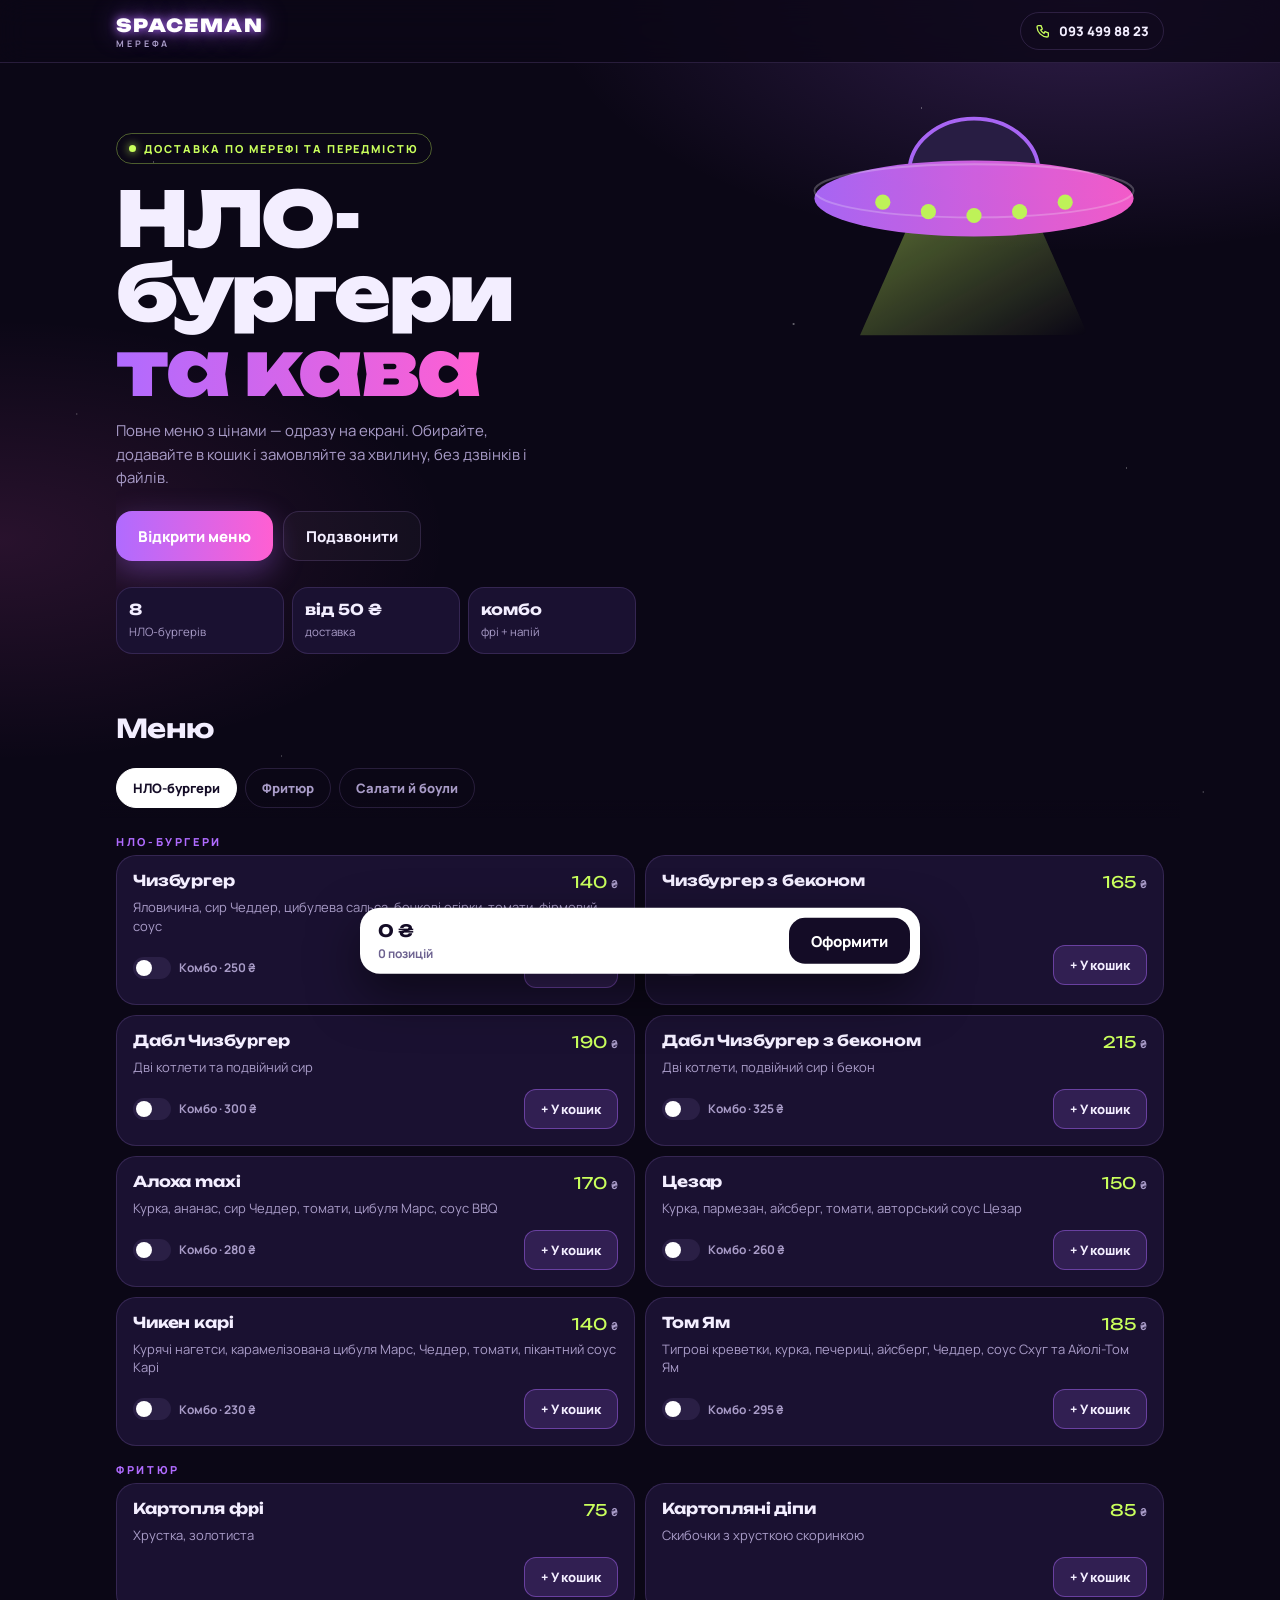
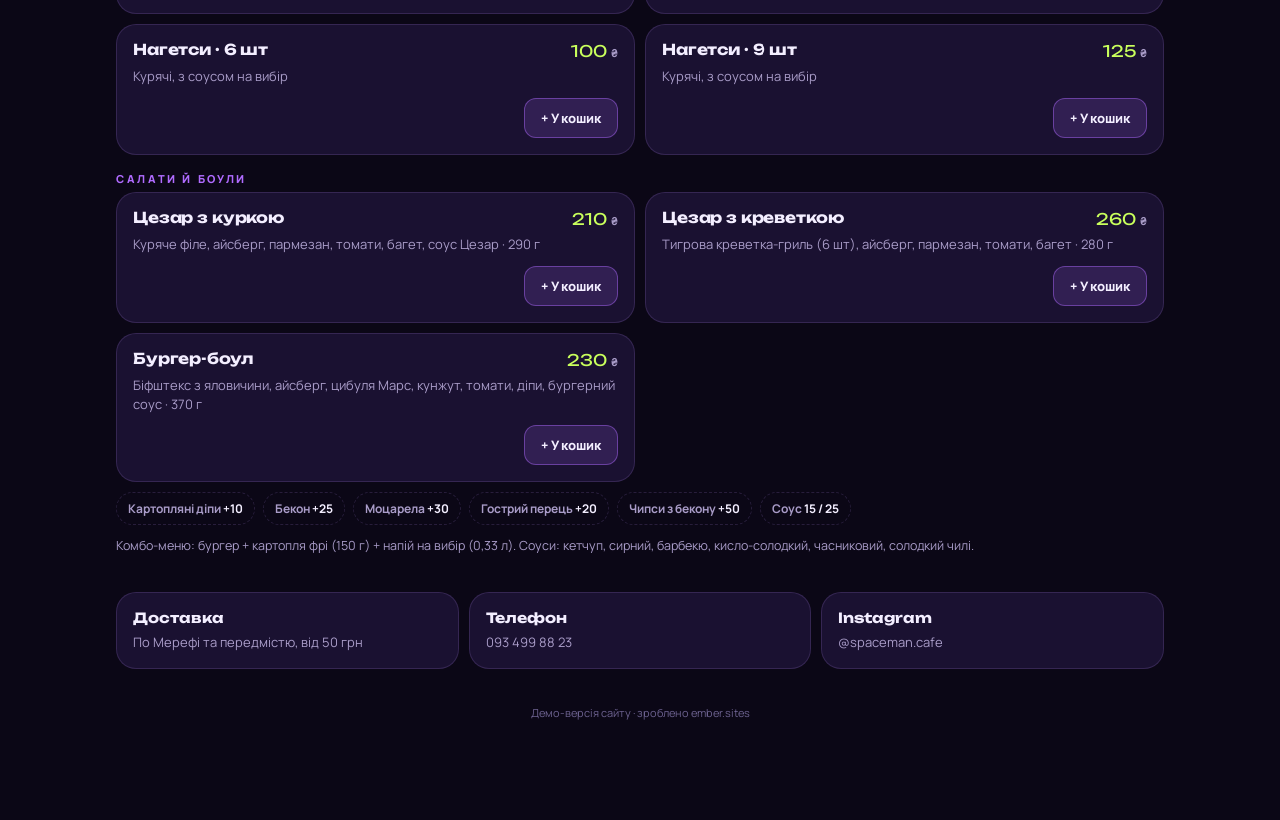
<file: spaceman/index.html>
<!doctype html>
<html lang="uk">
<head>
<meta charset="utf-8">
<meta name="viewport" content="width=device-width,initial-scale=1,viewport-fit=cut">
<title>SPACEMAN Мерефа — НЛО-бургери та кава</title>
<meta name="description" content="НЛО-бургери та кава в Мерефі. Меню, ціни й замовлення з доставкою по Мерефі та передмістю.">
<link rel="preconnect" href="https://fonts.googleapis.com"><link rel="preconnect" href="https://fonts.gstatic.com" crossorigin>
<link href="https://fonts.googleapis.com/css2?family=Unbounded:wght@600;800;900&family=Manrope:wght@500;600;700;800&display=swap" rel="stylesheet">
<style>
:root{--bg:#0b0716;--bg2:#140c26;--card:#1a1131;--line:rgba(190,150,255,.16);--ink:#f3eeff;--muted:#a99cc8;--neon:#b06bff;--neon2:#ff5fd2;--lime:#c9ff5c;--r:20px}
*{box-sizing:border-box;margin:0}
html{scroll-behavior:smooth;-webkit-text-size-adjust:100%}
body{background:var(--bg);color:var(--ink);font-family:Manrope,system-ui,sans-serif;overflow-x:hidden;padding-bottom:90px}
button{font:inherit;color:inherit;border:0;background:none;cursor:pointer}
a{color:inherit;text-decoration:none}
.wrap{max-width:1080px;margin:0 auto;padding:0 16px}

/* зорі */
.stars{position:fixed;inset:0;z-index:-1;pointer-events:none;
  background:
   radial-gradient(1px 1px at 12% 18%,#fff8,transparent),radial-gradient(1px 1px at 72% 12%,#fff9,transparent),
   radial-gradient(1.5px 1.5px at 40% 66%,#fff7,transparent),radial-gradient(1px 1px at 88% 52%,#fff8,transparent),
   radial-gradient(1px 1px at 22% 84%,#fff6,transparent),radial-gradient(1.5px 1.5px at 62% 36%,#fff8,transparent),
   radial-gradient(1px 1px at 94% 88%,#fff7,transparent),radial-gradient(1px 1px at 6% 46%,#fff6,transparent),
   radial-gradient(60% 40% at 85% 0%,rgba(176,107,255,.22),transparent 70%),
   radial-gradient(50% 35% at 0% 60%,rgba(255,95,210,.12),transparent 70%),var(--bg)}

/* шапка */
.top{position:sticky;top:0;z-index:20;background:rgba(11,7,22,.82);backdrop-filter:blur(14px);-webkit-backdrop-filter:blur(14px);border-bottom:1px solid var(--line)}
.top .wrap{display:flex;align-items:center;justify-content:space-between;height:62px}
.logo{font-family:Unbounded;font-weight:900;font-size:18px;letter-spacing:.06em;color:#fff;text-shadow:0 0 10px var(--neon),0 0 24px rgba(176,107,255,.7)}
.logo small{display:block;font:700 9px/1 Manrope;letter-spacing:.32em;color:var(--muted);text-shadow:none;margin-top:3px}
.call{display:flex;align-items:center;gap:8px;padding:9px 14px;border-radius:99px;border:1px solid var(--line);font-weight:800;font-size:13px}
.call svg{width:16px;height:16px;stroke:var(--lime);fill:none;stroke-width:2}

/* герой */
.hero{padding:34px 0 26px;position:relative}
.hero__tag{display:inline-flex;gap:8px;align-items:center;font-size:11px;font-weight:800;letter-spacing:.18em;text-transform:uppercase;color:var(--lime);border:1px solid rgba(201,255,92,.35);padding:7px 12px;border-radius:99px}
.hero__tag i{width:7px;height:7px;border-radius:50%;background:var(--lime);box-shadow:0 0 10px var(--lime);animation:blink 1.6s infinite}
@keyframes blink{50%{opacity:.25}}
.hero h1{font-family:Unbounded;font-weight:900;font-size:clamp(36px,9vw,76px);line-height:.98;letter-spacing:-.03em;margin:18px 0 14px}
.hero h1 span{background:linear-gradient(90deg,var(--neon),var(--neon2));-webkit-background-clip:text;background-clip:text;color:transparent}
.hero p{color:var(--muted);font-size:15px;max-width:440px;line-height:1.55}
.hero__btns{display:flex;gap:10px;margin-top:22px;flex-wrap:wrap}
.btn{display:inline-flex;align-items:center;justify-content:center;gap:8px;height:50px;padding:0 22px;border-radius:16px;font-weight:800;font-size:15px}
.btn--main{background:linear-gradient(90deg,var(--neon),var(--neon2));color:#fff;box-shadow:0 10px 30px rgba(176,107,255,.35)}
.btn--ghost{border:1px solid var(--line);background:rgba(255,255,255,.03)}
.ufo{position:absolute;right:-10px;top:10px;width:min(46vw,380px);opacity:.95;animation:float 5s ease-in-out infinite;pointer-events:none}
@keyframes float{50%{transform:translateY(-12px) rotate(-3deg)}}
.facts{display:grid;grid-template-columns:repeat(3,1fr);gap:8px;margin-top:26px}
.fact{background:var(--card);border:1px solid var(--line);border-radius:16px;padding:12px}
.fact b{display:block;font-family:Unbounded;font-size:15px}
.fact span{font-size:11.5px;color:var(--muted)}

/* меню */
.menu{padding:18px 0 10px}
.menu h2{font-family:Unbounded;font-size:26px;letter-spacing:-.02em;margin-bottom:14px}
.tabs{position:sticky;top:62px;z-index:15;display:flex;gap:8px;overflow-x:auto;padding:10px 0;margin:0 -16px;padding-left:16px;padding-right:16px;background:linear-gradient(var(--bg) 70%,transparent);scrollbar-width:none}
.tabs::-webkit-scrollbar{display:none}
.tab{flex:none;height:40px;padding:0 16px;border-radius:99px;border:1px solid var(--line);font-weight:800;font-size:13px;color:var(--muted);white-space:nowrap}
.tab.on{background:#fff;color:#140c26;border-color:#fff}
.cat{scroll-margin-top:120px;margin:18px 0 8px;font:800 11px/1 Manrope;letter-spacing:.24em;text-transform:uppercase;color:var(--neon)}
.grid{display:grid;gap:10px}
.item{display:grid;grid-template-columns:1fr auto;gap:6px 12px;background:var(--card);border:1px solid var(--line);border-radius:var(--r);padding:16px}
.item h3{font-family:Unbounded;font-size:15px;letter-spacing:-.01em;line-height:1.25}
.item p{grid-column:1/-1;font-size:13px;color:var(--muted);line-height:1.45}
.price{font-family:Unbounded;font-size:16px;white-space:nowrap;color:var(--lime)}
.price small{font:700 11px Manrope;color:var(--muted)}
.row{grid-column:1/-1;display:flex;align-items:center;justify-content:space-between;gap:10px;margin-top:6px}
.combo{display:flex;align-items:center;gap:8px;font-size:12px;color:var(--muted);font-weight:700;cursor:pointer;user-select:none}
.combo input{appearance:none;width:38px;height:22px;border-radius:99px;background:#2a1f45;position:relative;transition:.25s;cursor:pointer;flex:none}
.combo input::after{content:'';position:absolute;left:3px;top:3px;width:16px;height:16px;border-radius:50%;background:#fff;transition:.25s}
.combo input:checked{background:var(--neon)}
.combo input:checked::after{left:19px}
.add{height:40px;padding:0 16px;border-radius:12px;background:rgba(176,107,255,.16);border:1px solid rgba(176,107,255,.45);font-weight:800;font-size:13px;transition:transform .15s}
.add:active{transform:scale(.94)}
.add.done{background:var(--lime);color:#140c26;border-color:var(--lime)}
.note{font-size:12.5px;color:var(--muted);margin-top:12px;line-height:1.5}
.extras{display:flex;flex-wrap:wrap;gap:8px;margin-top:10px}
.extras span{font-size:12px;font-weight:700;padding:7px 11px;border-radius:99px;border:1px dashed var(--line);color:var(--muted)}
.extras b{color:var(--ink)}

/* контакти */
.contacts{margin:26px 0 10px;display:grid;gap:10px}
.c{background:var(--card);border:1px solid var(--line);border-radius:var(--r);padding:16px}
.c b{display:block;font-family:Unbounded;font-size:14px;margin-bottom:4px}
.c span{font-size:13px;color:var(--muted)}
footer{text-align:center;font-size:11px;color:#6d6290;padding:26px 0 10px}

/* кошик */
.bar{position:fixed;left:12px;right:12px;bottom:12px;z-index:30;max-width:560px;margin:0 auto;display:flex;align-items:center;justify-content:space-between;gap:10px;padding:10px 10px 10px 18px;border-radius:20px;background:#fff;color:#140c26;box-shadow:0 20px 50px rgba(0,0,0,.5);transform:translateY(130%);transition:transform .4s cubic-bezier(.2,1,.3,1)}
.bar.show{transform:none}
.bar__sum b{font-family:Unbounded;font-size:17px;display:block}
.bar__sum span{font-size:12px;color:#6d6290;font-weight:700}
.bar .btn{height:46px;background:#140c26;color:#fff}
.sheet{position:fixed;inset:0;z-index:40;background:rgba(5,3,12,.6);backdrop-filter:blur(4px);display:none;align-items:flex-end;justify-content:center}
.sheet.open{display:flex}
.sheet__box{width:100%;max-width:560px;max-height:88vh;overflow:auto;background:var(--bg2);border:1px solid var(--line);border-radius:24px 24px 0 0;padding:20px 16px 24px;animation:up .35s cubic-bezier(.2,1,.3,1)}
@keyframes up{from{transform:translateY(40px);opacity:0}}
.sheet h3{font-family:Unbounded;font-size:20px;margin-bottom:12px;display:flex;justify-content:space-between;align-items:center}
.x{width:36px;height:36px;border-radius:50%;border:1px solid var(--line);font-size:18px}
.line{display:flex;justify-content:space-between;align-items:center;gap:10px;padding:10px 0;border-bottom:1px solid var(--line);font-size:14px}
.qty{display:flex;align-items:center;gap:8px}
.qty button{width:28px;height:28px;border-radius:8px;background:#2a1f45;font-weight:800}
.tot{display:flex;justify-content:space-between;font-weight:800;margin:14px 0 4px}
.tot b{font-family:Unbounded;color:var(--lime)}
.f{display:grid;gap:10px;margin-top:14px}
.f input{height:48px;border-radius:14px;border:1px solid var(--line);background:#0f0a1d;color:var(--ink);padding:0 14px;font:600 15px Manrope;width:100%}
.f .btn{width:100%;margin-top:4px}
.ok{text-align:center;padding:20px 0 6px}
.ok .big{font-size:56px}
.ok b{display:block;font-family:Unbounded;font-size:20px;margin:10px 0 6px}
.ok p{color:var(--muted);font-size:14px}
.demo{position:fixed;top:72px;right:12px;z-index:25;font-size:10px;font-weight:800;letter-spacing:.12em;padding:5px 9px;border-radius:99px;background:rgba(201,255,92,.14);color:var(--lime);border:1px solid rgba(201,255,92,.3)}

@media (min-width:760px){
  .grid{grid-template-columns:1fr 1fr}
  .hero{padding:70px 0 40px}
  .contacts{grid-template-columns:repeat(3,1fr)}
  .facts{max-width:520px}
}
@media (max-width:600px){.ufo{width:190px;top:120px;right:-34px;opacity:.6;z-index:-1}.hero__tag{font-size:10px;letter-spacing:.12em}}
@media (prefers-reduced-motion:reduce){*{animation:none!important;transition:none!important}}

/* фікси для телефонів: нічого не їде вбік, без зуму на полях */
html,body{overflow-x:hidden;overflow-x:clip;max-width:100%;overscroll-behavior-x:none}
*{-webkit-tap-highlight-color:transparent}
input,select,textarea{font-size:16px!important}
img,svg{max-width:100%}
.hero{overflow:hidden;overflow:clip}
.ufo{max-width:none}
.ufo{right:0!important}
@media (max-width:600px){.ufo{right:0!important;width:170px!important}}
html,body{touch-action:pan-y pinch-zoom;position:relative}
.tabs{touch-action:pan-x}
</style>
</head>
<body>
<script>
/* сайт завжди відкривається зверху */
try{history.scrollRestoration='manual'}catch(e){}
try{if(location.hash)history.replaceState(null,'',location.pathname+location.search)}catch(e){}
window.scrollTo(0,0);addEventListener('load',function(){window.scrollTo(0,0)});
</script>

<div class="stars" aria-hidden="true"></div>

<header class="top"><div class="wrap">
  <a class="logo" href="#">SPACEMAN<small>МЕРЕФА</small></a>
  <a class="call" href="tel:+380934998823"><svg viewBox="0 0 24 24"><path d="M5 4h4l2 5-2.5 1.5a11 11 0 0 0 5 5L15 13l5 2v4a2 2 0 0 1-2 2A16 16 0 0 1 3 6a2 2 0 0 1 2-2"/></svg>093 499 88 23</a>
</div></header>

<main class="wrap">
  <section class="hero">
    <svg class="ufo" viewBox="0 0 200 140" aria-hidden="true">
      <defs><linearGradient id="g1" x1="0" x2="1"><stop offset="0" stop-color="#b06bff"/><stop offset="1" stop-color="#ff5fd2"/></linearGradient>
      <linearGradient id="beam" y1="0" y2="1"><stop offset="0" stop-color="#c9ff5c" stop-opacity=".45"/><stop offset="1" stop-color="#c9ff5c" stop-opacity="0"/></linearGradient></defs>
      <path d="M70 70 L40 138 H160 L130 70Z" fill="url(#beam)"/>
      <ellipse cx="100" cy="52" rx="34" ry="28" fill="#2a1f45" stroke="#b06bff" stroke-width="2"/>
      <ellipse cx="100" cy="66" rx="84" ry="20" fill="url(#g1)"/>
      <ellipse cx="100" cy="62" rx="84" ry="14" fill="none" stroke="#fff" stroke-opacity=".25"/>
      <circle cx="52" cy="68" r="4" fill="#c9ff5c"/><circle cx="76" cy="73" r="4" fill="#c9ff5c"/><circle cx="100" cy="75" r="4" fill="#c9ff5c"/><circle cx="124" cy="73" r="4" fill="#c9ff5c"/><circle cx="148" cy="68" r="4" fill="#c9ff5c"/>
    </svg>
    <span class="hero__tag"><i></i>Доставка по Мерефі та передмістю</span>
    <h1>НЛО-<br>бургери<br><span>та кава</span></h1>
    <p>Повне меню з цінами — одразу на екрані. Обирайте, додавайте в кошик і замовляйте за хвилину, без дзвінків і файлів.</p>
    <div class="hero__btns">
      <a class="btn btn--main" href="#menu">Відкрити меню</a>
      <a class="btn btn--ghost" href="tel:+380934998823">Подзвонити</a>
    </div>
    <div class="facts">
      <div class="fact"><b>8</b><span>НЛО-бургерів</span></div>
      <div class="fact"><b>від 50 ₴</b><span>доставка</span></div>
      <div class="fact"><b>комбо</b><span>фрі + напій</span></div>
    </div>
  </section>

  <section class="menu" id="menu">
    <h2>Меню</h2>
    <nav class="tabs" id="tabs"></nav>
    <div id="cats"></div>
    <div class="extras" aria-label="Добавки">
      <span>Картопляні діпи <b>+10</b></span><span>Бекон <b>+25</b></span><span>Моцарела <b>+30</b></span><span>Гострий перець <b>+20</b></span><span>Чипси з бекону <b>+50</b></span><span>Соус <b>15 / 25</b></span>
    </div>
    <p class="note">Комбо-меню: бургер + картопля фрі (150 г) + напій на вибір (0,33 л). Соуси: кетчуп, сирний, барбекю, кисло-солодкий, часниковий, солодкий чилі.</p>
  </section>

  <section class="contacts">
    <div class="c"><b>Доставка</b><span>По Мерефі та передмістю, від 50 грн</span></div>
    <div class="c"><b>Телефон</b><span><a href="tel:+380934998823">093 499 88 23</a></span></div>
    <div class="c"><b>Instagram</b><span>@spaceman.cafe</span></div>
  </section>
  <footer>Демо-версія сайту · зроблено ember.sites</footer>
</main>

<div class="bar" id="bar">
  <div class="bar__sum"><b id="sum">0 ₴</b><span id="cnt">0 позицій</span></div>
  <button class="btn" id="open">Оформити</button>
</div>

<div class="sheet" id="sheet" role="dialog" aria-modal="true" aria-label="Кошик">
  <div class="sheet__box" id="box"></div>
</div>

<script>
const MENU = [
  {cat:'НЛО-бургери', items:[
    {n:'Чизбургер', d:'Яловичина, сир Чеддер, цибулева сальса, бочкові огірки, томати, фірмовий соус', p:140, c:250},
    {n:'Чизбургер з беконом', d:'Класичний чизбургер + хрусткий бекон', p:165, c:275},
    {n:'Дабл Чизбургер', d:'Дві котлети та подвійний сир', p:190, c:300},
    {n:'Дабл Чизбургер з беконом', d:'Дві котлети, подвійний сир і бекон', p:215, c:325},
    {n:'Алоха maxi', d:'Курка, ананас, сир Чеддер, томати, цибуля Марс, соус BBQ', p:170, c:280},
    {n:'Цезар', d:'Курка, пармезан, айсберг, томати, авторський соус Цезар', p:150, c:260},
    {n:'Чикен карі', d:'Курячі нагетси, карамелізована цибуля Марс, Чеддер, томати, пікантний соус Карі', p:140, c:230},
    {n:'Том Ям', d:'Тигрові креветки, курка, печериці, айсберг, Чеддер, соус Схуг та Айолі-Том Ям', p:185, c:295}
  ]},
  {cat:'Фритюр', items:[
    {n:'Картопля фрі', d:'Хрустка, золотиста', p:75},
    {n:'Картопляні діпи', d:'Скибочки з хрусткою скоринкою', p:85},
    {n:'Нагетси · 6 шт', d:'Курячі, з соусом на вибір', p:100},
    {n:'Нагетси · 9 шт', d:'Курячі, з соусом на вибір', p:125}
  ]},
  {cat:'Салати й боули', items:[
    {n:'Цезар з куркою', d:'Куряче філе, айсберг, пармезан, томати, багет, соус Цезар · 290 г', p:210},
    {n:'Цезар з креветкою', d:'Тигрова креветка-гриль (6 шт), айсберг, пармезан, томати, багет · 280 г', p:260},
    {n:'Бургер-боул', d:'Біфштекс з яловичини, айсберг, цибуля Марс, кунжут, томати, діпи, бургерний соус · 370 г', p:230}
  ]}
];
const cart = {};
const $ = s => document.querySelector(s);
const tabs = $('#tabs'), cats = $('#cats');
MENU.forEach((g, gi) => {
  const id = 'cat' + gi;
  tabs.insertAdjacentHTML('beforeend', `<button class="tab${gi ? '' : ' on'}" data-go="${id}">${g.cat}</button>`);
  cats.insertAdjacentHTML('beforeend', `<h3 class="cat" id="${id}">${g.cat}</h3><div class="grid">${g.items.map((it, ii) => `
    <article class="item">
      <h3>${it.n}</h3><span class="price" data-pr="${gi}-${ii}">${it.p} <small>₴</small></span>
      <p>${it.d}</p>
      <div class="row">
        ${it.c ? `<label class="combo"><input type="checkbox" data-combo="${gi}-${ii}">Комбо · ${it.c} ₴</label>` : '<span></span>'}
        <button class="add" data-add="${gi}-${ii}">+ У кошик</button>
      </div>
    </article>`).join('')}</div>`);
});
tabs.addEventListener('click', e => { const b = e.target.closest('[data-go]'); if (!b) return; document.getElementById(b.dataset.go).scrollIntoView({behavior:'smooth'}); });
const io = new IntersectionObserver(es => es.forEach(e => { if (e.isIntersecting) { tabs.querySelectorAll('.tab').forEach(t => t.classList.toggle('on', t.dataset.go === e.target.id)); } }), {rootMargin:'-40% 0px -55% 0px'});
document.querySelectorAll('.cat').forEach(c => io.observe(c));

document.addEventListener('change', e => {
  const k = e.target.dataset.combo; if (!k) return;
  const [g, i] = k.split('-').map(Number); const it = MENU[g].items[i];
  document.querySelector(`[data-pr="${k}"]`).innerHTML = (e.target.checked ? it.c : it.p) + ' <small>₴</small>';
});
document.addEventListener('click', e => {
  const b = e.target.closest('[data-add]'); if (!b) return;
  const k = b.dataset.add; const [g, i] = k.split('-').map(Number); const it = MENU[g].items[i];
  const combo = document.querySelector(`[data-combo="${k}"]`)?.checked;
  const key = k + (combo ? 'c' : '');
  cart[key] = cart[key] || {n: it.n + (combo ? ' (комбо)' : ''), p: combo ? it.c : it.p, q: 0};
  cart[key].q++;
  b.classList.add('done'); b.textContent = '✓ Додано';
  setTimeout(() => { b.classList.remove('done'); b.textContent = '+ У кошик'; }, 1100);
  render();
});
function render() {
  const lines = Object.values(cart).filter(l => l.q > 0);
  const sum = lines.reduce((s, l) => s + l.p * l.q, 0), cnt = lines.reduce((s, l) => s + l.q, 0);
  $('#sum').textContent = sum + ' ₴';
  $('#cnt').textContent = cnt + (cnt === 1 ? ' позиція' : cnt < 5 && cnt > 1 ? ' позиції' : ' позицій');
  $('#bar').classList.toggle('show', cnt > 0);
  return {lines, sum};
}
function sheet(html) { $('#box').innerHTML = html; $('#sheet').classList.add('open'); }
function close() { $('#sheet').classList.remove('open'); }
$('#sheet').addEventListener('click', e => { if (e.target.id === 'sheet' || e.target.closest('.x')) close(); });
function showCart() {
  const {lines, sum} = render();
  if (!lines.length) return close();
  sheet(`<h3>Ваше замовлення <button class="x" aria-label="Закрити">×</button></h3>
    ${Object.entries(cart).filter(([,l]) => l.q > 0).map(([k, l]) => `<div class="line"><span>${l.n}</span><span class="qty"><button data-q="${k}" data-d="-1">−</button>${l.q}<button data-q="${k}" data-d="1">+</button><b>${l.p * l.q} ₴</b></span></div>`).join('')}
    <div class="tot"><span>Разом</span><b>${sum} ₴</b></div>
    <p class="note">+ доставка від 50 ₴ по Мерефі</p>
    <form class="f" id="form">
      <input required name="name" placeholder="Ваше ім'я" autocomplete="name">
      <input required name="phone" type="tel" placeholder="Телефон" autocomplete="tel">
      <input required name="addr" placeholder="Адреса доставки" autocomplete="street-address">
      <button class="btn btn--main" type="submit">Замовити · ${sum} ₴</button>
    </form>`);
}
$('#open').addEventListener('click', showCart);
$('#box').addEventListener('click', e => {
  const b = e.target.closest('[data-q]'); if (!b) return;
  cart[b.dataset.q].q += Number(b.dataset.d); showCart();
});
$('#box').addEventListener('submit', e => {
  e.preventDefault();
  Object.keys(cart).forEach(k => delete cart[k]); render();
  sheet(`<div class="ok"><div class="big">🛸</div><b>Замовлення прийнято!</b><p>Це демо-версія — на справжньому сайті замовлення одразу прийде вам у Telegram або на телефон.</p><br><button class="btn btn--main x" style="width:100%;border-radius:16px">Добре</button></div>`);
});
</script>
</body>
</html>
</file>
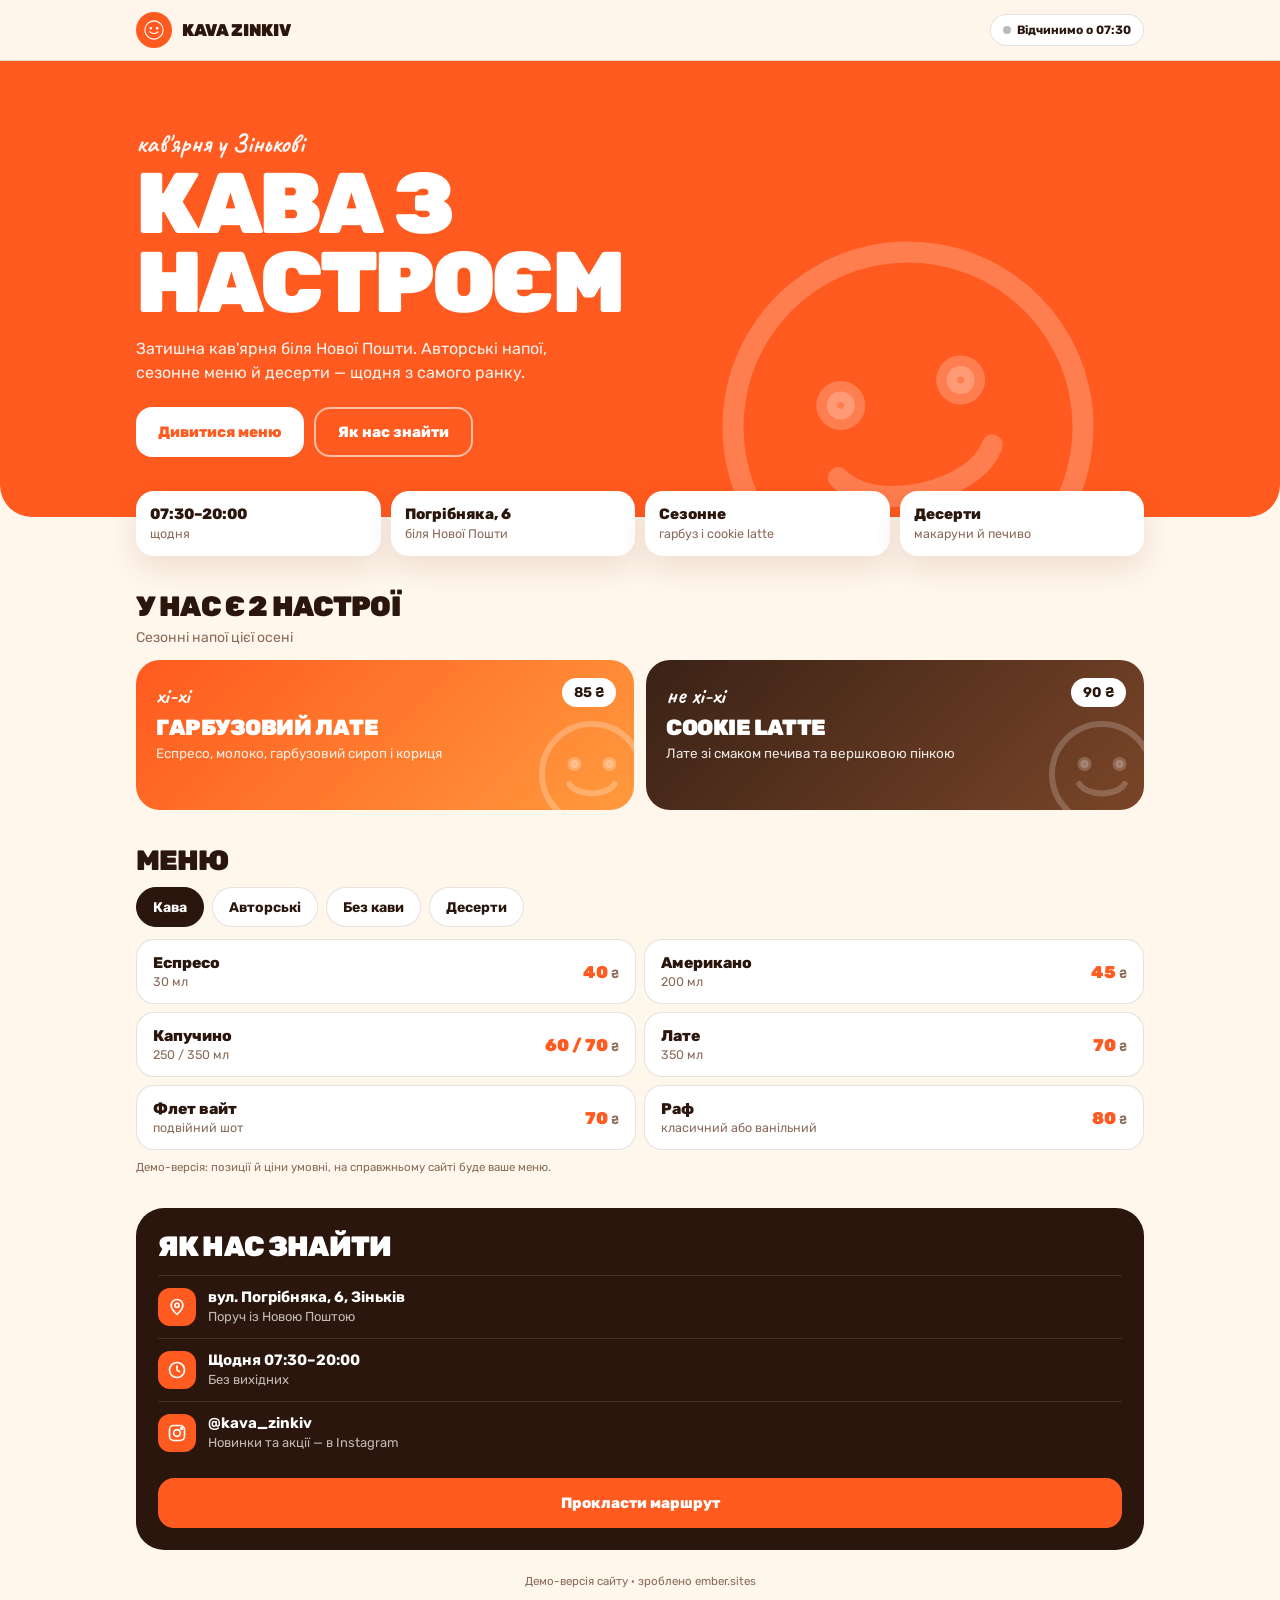
<file: zinkiv/index.html>
<!doctype html>
<html lang="uk">
<head>
<meta charset="utf-8">
<meta name="viewport" content="width=device-width,initial-scale=1,viewport-fit=cover">
<title>Kava Zinkiv — кав'ярня у Зінькові</title>
<meta name="description" content="Затишна кав'ярня біля Нової Пошти в Зінькові. Меню, сезонні напої, десерти. Щодня 07:30–20:00, вул. Погрібняка, 6.">
<link rel="preconnect" href="https://fonts.googleapis.com"><link rel="preconnect" href="https://fonts.gstatic.com" crossorigin>
<link href="https://fonts.googleapis.com/css2?family=Rubik:wght@500;700;800;900&family=Caveat:wght@700&display=swap" rel="stylesheet">
<style>
:root{--or:#ff5a1f;--or2:#ff7a2e;--cream:#fff6ec;--ink:#2a160c;--muted:#8a6b5a;--line:rgba(42,22,12,.12);--card:#fff}
*{box-sizing:border-box;margin:0}
html{scroll-behavior:smooth;-webkit-text-size-adjust:100%}
body{background:var(--cream);color:var(--ink);font-family:Rubik,system-ui,sans-serif;overflow-x:hidden}
a{color:inherit;text-decoration:none}
button{font:inherit;color:inherit;border:0;background:none;cursor:pointer}
.wrap{max-width:1040px;margin:0 auto;padding:0 16px}
.smile{width:100%;height:100%;fill:none;stroke:currentColor;stroke-width:2.4;stroke-linecap:round}

.top{position:sticky;top:0;z-index:20;background:rgba(255,246,236,.9);backdrop-filter:blur(12px);-webkit-backdrop-filter:blur(12px);border-bottom:1px solid var(--line)}
.top .wrap{height:60px;display:flex;align-items:center;justify-content:space-between}
.brand{display:flex;align-items:center;gap:10px;font-weight:900;font-size:17px;letter-spacing:-.02em}
.brand i{width:36px;height:36px;border-radius:50%;background:var(--or);color:#fff;display:grid;place-items:center;padding:7px}
.open{font-size:12px;font-weight:700;display:flex;align-items:center;gap:6px;padding:8px 12px;border-radius:99px;background:#fff;border:1px solid var(--line)}
.open b{width:8px;height:8px;border-radius:50%;background:#2fbf5b;box-shadow:0 0 0 4px rgba(47,191,91,.18)}
.open.closed b{background:#bbb;box-shadow:none}

.hero{background:var(--or);color:#fff;border-radius:0 0 32px 32px;position:relative;overflow:hidden}
.hero .wrap{padding:34px 16px 30px;position:relative}
.hero small{font:700 26px/1 Caveat;opacity:.95}
.hero h1{font-weight:900;font-size:clamp(40px,11vw,86px);line-height:.92;letter-spacing:-.04em;margin:8px 0 14px;text-transform:uppercase}
.hero p{max-width:420px;font-size:16px;line-height:1.5;opacity:.92}
.hero__btns{display:flex;gap:10px;flex-wrap:wrap;margin-top:22px}
.btn{height:50px;padding:0 22px;border-radius:16px;display:inline-flex;align-items:center;justify-content:center;font-weight:800;font-size:15px}
.btn--w{background:#fff;color:var(--or)}
.btn--o{border:2px solid rgba(255,255,255,.6);color:#fff}
.big-smile{position:absolute;right:-40px;bottom:-60px;width:260px;height:260px;color:rgba(255,255,255,.22);transform:rotate(-12deg);animation:wob 6s ease-in-out infinite}
@keyframes wob{50%{transform:rotate(-4deg) translateY(-8px)}}
.info{display:grid;grid-template-columns:1fr 1fr;gap:10px;margin:-22px 16px 0;position:relative;z-index:2}
.info div{background:#fff;border-radius:18px;padding:14px;box-shadow:0 12px 30px rgba(120,50,10,.12)}
.info b{display:block;font-size:15px;font-weight:800}
.info span{font-size:12.5px;color:var(--muted)}

h2{font-weight:900;font-size:28px;letter-spacing:-.03em;text-transform:uppercase;margin:34px 0 6px}
.sub{color:var(--muted);font-size:14px;margin-bottom:14px}
.season{display:grid;gap:12px}
.mood{border-radius:24px;padding:20px;color:#fff;position:relative;overflow:hidden;min-height:150px}
.mood--a{background:linear-gradient(135deg,#ff5a1f,#ff9a3d)}
.mood--b{background:linear-gradient(135deg,#3a2216,#7a4528)}
.mood span{font:700 24px Caveat}
.mood h3{font-weight:900;font-size:22px;text-transform:uppercase;letter-spacing:-.02em;margin:4px 0}
.mood p{font-size:13.5px;opacity:.88;max-width:70%}
.mood b{position:absolute;right:18px;top:18px;background:#fff;color:var(--ink);border-radius:99px;padding:6px 12px;font-size:14px}
.mood i{position:absolute;right:-18px;bottom:-24px;width:120px;height:120px;color:rgba(255,255,255,.25)}

.tabs{display:flex;gap:8px;overflow-x:auto;scrollbar-width:none;margin:0 -16px;padding:4px 16px 12px;position:sticky;top:60px;z-index:10;background:linear-gradient(var(--cream) 75%,transparent)}
.tabs::-webkit-scrollbar{display:none}
.tab{flex:none;height:40px;padding:0 16px;border-radius:99px;background:#fff;border:1px solid var(--line);font-weight:700;font-size:14px}
.tab.on{background:var(--ink);color:#fff;border-color:var(--ink)}
.list{display:grid;gap:8px}
.it{display:flex;align-items:center;gap:12px;background:#fff;border-radius:18px;padding:14px 16px;border:1px solid var(--line)}
.it div{flex:1}
.it h4{font-size:15.5px;font-weight:800}
.it p{font-size:12.5px;color:var(--muted);margin-top:2px}
.it b{font-weight:900;font-size:17px;color:var(--or);white-space:nowrap}
.it b small{font-size:12px;color:var(--muted);font-weight:700}
.hide{display:none}

.find{margin:34px 0 0;background:var(--ink);color:#fff;border-radius:28px;padding:22px}
.find h2{margin:0 0 12px;color:#fff}
.find .row{display:flex;gap:12px;align-items:flex-start;padding:12px 0;border-top:1px solid rgba(255,255,255,.12)}
.find .row i{width:38px;height:38px;flex:none;border-radius:12px;background:var(--or);display:grid;place-items:center}
.find .row i svg{width:20px;height:20px;stroke:#fff;fill:none;stroke-width:2;stroke-linecap:round;stroke-linejoin:round}
.find .row b{display:block;font-size:15px}
.find .row span{font-size:13px;opacity:.7}
.find .btn{width:100%;margin-top:14px;background:var(--or);color:#fff}
footer{text-align:center;color:var(--muted);font-size:11.5px;padding:24px 0 30px}
.note{font-size:11.5px;color:var(--muted);margin-top:10px}
@media(min-width:760px){
  .season{grid-template-columns:1fr 1fr}
  .list{grid-template-columns:1fr 1fr}
  .info{grid-template-columns:repeat(4,1fr);max-width:1008px;margin:-26px auto 0}
  .hero .wrap{padding:70px 16px 60px}
  .big-smile{width:420px;height:420px;right:4%;bottom:-120px}
}
@media(prefers-reduced-motion:reduce){*{animation:none!important}}

/* фікси для телефонів: нічого не їде вбік, без зуму на полях */
html,body{overflow-x:hidden;overflow-x:clip;max-width:100%;overscroll-behavior-x:none}
*{-webkit-tap-highlight-color:transparent}
input,select,textarea{font-size:16px!important}
img,svg{max-width:100%}
.big-smile{max-width:none}
html,body{touch-action:pan-y pinch-zoom;position:relative}
.tabs{touch-action:pan-x}
</style>
</head>
<body>
<script>
/* сайт завжди відкривається зверху */
try{history.scrollRestoration='manual'}catch(e){}
try{if(location.hash)history.replaceState(null,'',location.pathname+location.search)}catch(e){}
window.scrollTo(0,0);addEventListener('load',function(){window.scrollTo(0,0)});
</script>

<svg width="0" height="0" style="position:absolute"><symbol id="sm" viewBox="0 0 48 48"><circle cx="24" cy="24" r="20"/><circle cx="17" cy="20" r="1.6" fill="currentColor"/><circle cx="31" cy="20" r="1.6" fill="currentColor"/><path d="M15 28c3 5 15 5 18 0"/></symbol></svg>

<header class="top"><div class="wrap">
  <a class="brand" href="#"><i><svg class="smile"><use href="#sm"/></svg></i>KAVA ZINKIV</a>
  <span class="open" id="open"><b></b><span>Відчинено до 20:00</span></span>
</div></header>

<section class="hero"><div class="wrap">
  <svg class="big-smile smile" aria-hidden="true"><use href="#sm"/></svg>
  <small>кав'ярня у Зінькові</small>
  <h1>Кава з<br>настроєм</h1>
  <p>Затишна кав'ярня біля Нової Пошти. Авторські напої, сезонне меню й десерти — щодня з самого ранку.</p>
  <div class="hero__btns">
    <a class="btn btn--w" href="#menu">Дивитися меню</a>
    <a class="btn btn--o" href="#find">Як нас знайти</a>
  </div>
</div></section>
<div class="info">
  <div><b>07:30–20:00</b><span>щодня</span></div>
  <div><b>Погрібняка, 6</b><span>біля Нової Пошти</span></div>
  <div class="d-only"><b>Сезонне</b><span>гарбуз і cookie latte</span></div>
  <div class="d-only"><b>Десерти</b><span>макаруни й печиво</span></div>
</div>

<main class="wrap">
  <h2>У нас є 2 настрої</h2>
  <p class="sub">Сезонні напої цієї осені</p>
  <div class="season">
    <article class="mood mood--a"><span>хі-хі</span><h3>Гарбузовий лате</h3><p>Еспресо, молоко, гарбузовий сироп і кориця</p><b>85 ₴</b><svg class="smile" aria-hidden="true" style="position:absolute;right:-18px;bottom:-24px;width:120px;height:120px;color:rgba(255,255,255,.25)"><use href="#sm"/></svg></article>
    <article class="mood mood--b"><span>не хі-хі</span><h3>Cookie latte</h3><p>Лате зі смаком печива та вершковою пінкою</p><b>90 ₴</b><svg class="smile" aria-hidden="true" style="position:absolute;right:-18px;bottom:-24px;width:120px;height:120px;color:rgba(255,255,255,.2)"><use href="#sm"/></svg></article>
  </div>

  <h2 id="menu">Меню</h2>
  <nav class="tabs" id="tabs">
    <button class="tab on" data-t="cof">Кава</button>
    <button class="tab" data-t="aut">Авторські</button>
    <button class="tab" data-t="nc">Без кави</button>
    <button class="tab" data-t="des">Десерти</button>
  </nav>
  <div class="list" id="list"></div>
  <p class="note">Демо-версія: позиції й ціни умовні, на справжньому сайті буде ваше меню.</p>

  <section class="find" id="find">
    <h2>Як нас знайти</h2>
    <div class="row"><i><svg viewBox="0 0 24 24"><path d="M12 21s-7-6.2-7-11a7 7 0 0 1 14 0c0 4.8-7 11-7 11z"/><circle cx="12" cy="10" r="2.5"/></svg></i><div><b>вул. Погрібняка, 6, Зіньків</b><span>Поруч із Новою Поштою</span></div></div>
    <div class="row"><i><svg viewBox="0 0 24 24"><circle cx="12" cy="12" r="9"/><path d="M12 7v5l3 2"/></svg></i><div><b>Щодня 07:30–20:00</b><span>Без вихідних</span></div></div>
    <div class="row"><i><svg viewBox="0 0 24 24"><rect x="3" y="3" width="18" height="18" rx="5"/><circle cx="12" cy="12" r="4"/><circle cx="17.5" cy="6.5" r="1" fill="#fff"/></svg></i><div><b>@kava_zinkiv</b><span>Новинки та акції — в Instagram</span></div></div>
    <a class="btn" href="https://www.google.com/maps/search/?api=1&query=%D0%97%D1%96%D0%BD%D1%8C%D0%BA%D1%96%D0%B2+%D0%B2%D1%83%D0%BB.+%D0%9F%D0%BE%D0%B3%D1%80%D1%96%D0%B1%D0%BD%D1%8F%D0%BA%D0%B0+6" target="_blank" rel="noopener">Прокласти маршрут</a>
  </section>
  <footer>Демо-версія сайту · зроблено ember.sites</footer>
</main>

<script>
const M = {
  cof: [['Еспресо','30 мл',40],['Американо','200 мл',45],['Капучино','250 / 350 мл','60 / 70'],['Лате','350 мл',70],['Флет вайт','подвійний шот',70],['Раф','класичний або ванільний',80]],
  aut: [['Гарбузовий лате','сезонний',85],['Cookie latte','сезонний',90],['Матча лате','на звичайному або рослинному молоці',85],['Лавандовий раф','авторський',90]],
  nc:  [['Какао','з маршмелоу',65],['Чай','чорний / зелений / фруктовий',40],['Матча тонік','з апельсиновим соком',85]],
  des: [['Макаруни','асорті, 1 шт',35],['Печиво','авторське, 1 шт',40],['Чізкейк','шматочок',85]]
};
const list = document.getElementById('list');
function show(t) {
  list.innerHTML = M[t].map(([n, d, p]) => `<div class="it"><div><h4>${n}</h4><p>${d}</p></div><b>${p} <small>₴</small></b></div>`).join('');
  document.querySelectorAll('.tab').forEach(b => b.classList.toggle('on', b.dataset.t === t));
}
document.getElementById('tabs').addEventListener('click', e => { const b = e.target.closest('.tab'); if (b) show(b.dataset.t); });
show('cof');
// «відчинено / зачинено» за київським часом
try {
  const now = new Date(new Date().toLocaleString('en-US', {timeZone: 'Europe/Kyiv'}));
  const m = now.getHours() * 60 + now.getMinutes(); const o = document.getElementById('open');
  if (m < 450 || m >= 1200) { o.classList.add('closed'); o.lastElementChild.textContent = 'Відчинимо о 07:30'; }
} catch (e) {}
</script>
</body>
</html>
</file>
